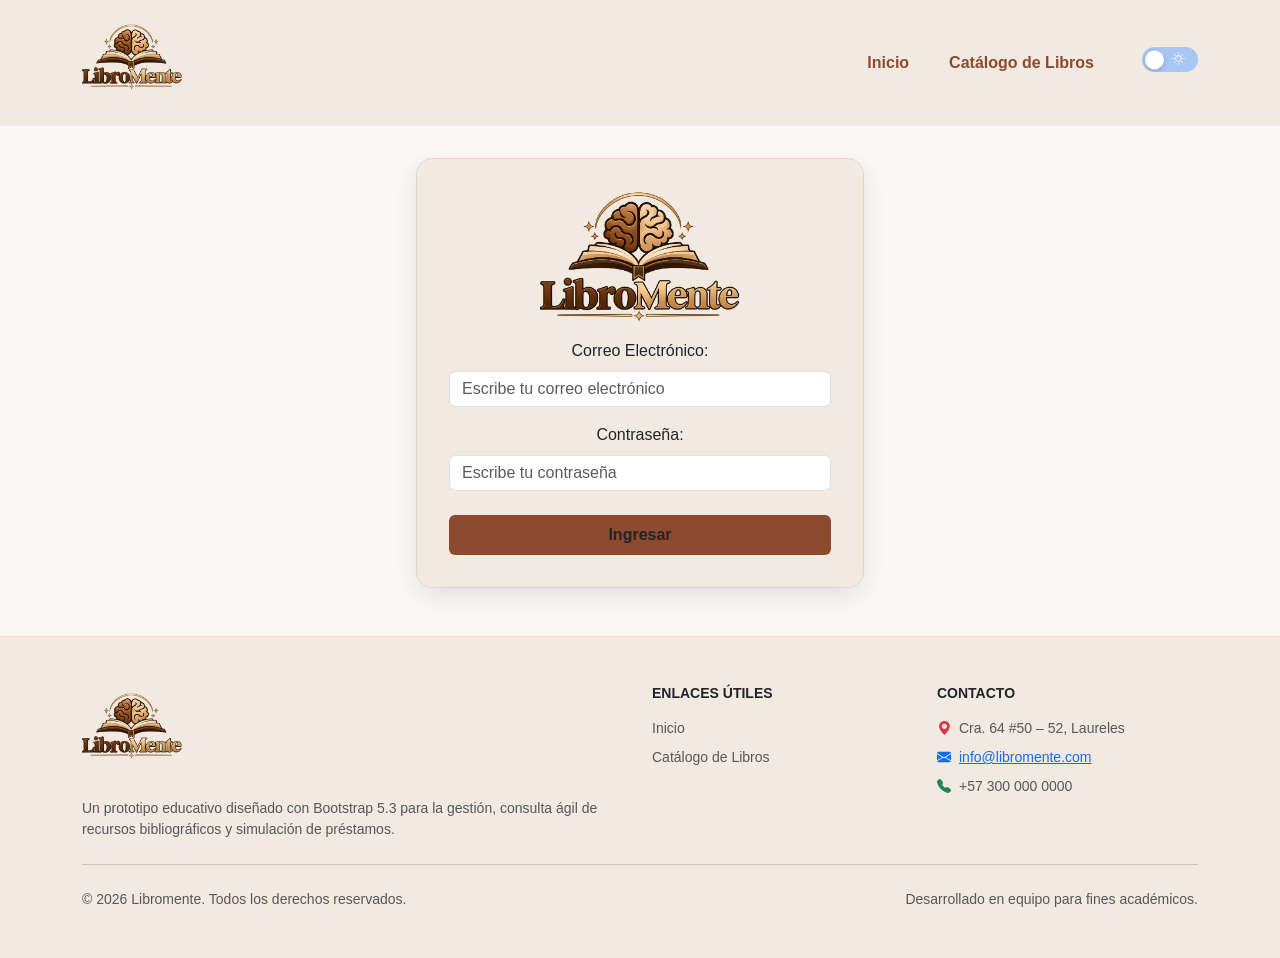
<file: pages/admin.html>
<!doctype html>
<html lang="es">

<head>
  <meta charset="UTF-8" />
  <meta name="viewport" content="width=device-width, initial-scale=1.0" />
  <title>Panel de administración</title>

  

  <!-- Fuente de texto -->
  <link rel="preconnect" href="https://fonts.googleapis.com" />
  <link rel="preconnect" href="https://fonts.gstatic.com" crossorigin />
  <link href="https://fonts.googleapis.com/css2?family=Roboto:ital,wght@0,100..900;1,100..900&display=swap"
    rel="stylesheet" />

  <!-- Bootstrap -->
  <link rel="stylesheet" href="https://cdn.jsdelivr.net/npm/bootstrap@5.3.8/dist/css/bootstrap.min.css" />
  <link rel="stylesheet" href="https://cdn.jsdelivr.net/npm/bootstrap-icons@1.11.1/font/bootstrap-icons.css" />

  <!-- CSS -->
  <link rel="stylesheet" href="../css/admin.css" />
</head>

<body>
  <nav class="navbar navbar-expand-lg sticky-top">
    <div class="container">
      <a class="navbar-brand fw-bold" href="../index.html">
        <img src="../img/logo.png" alt="Logo" class="logo flex-row d-inline-block align-text-top me-2">
      </a>
      <button class="navbar-toggler" type="button" data-bs-toggle="collapse" data-bs-target="#navbarSupportedContent"
        aria-controls="navbarSupportedContent" aria-expanded="false" aria-label="Toggle navigation">
        <span class="navbar-toggler-icon"></span>
      </button>
      <div class="collapse navbar-collapse" id="navbarSupportedContent">
        <ul class="navbar-nav ms-auto align-items-center fw-bold">
          <li class="nav-item me-4">
            <a class="nav-link active navegacion" aria-current="page" href="../index.html">Inicio</a>
          </li>
          <li class="nav-item me-4">
            <a class="nav-link navegacion" href="../pages/catalogo.html">Catálogo de Libros</a>
          </li>
          <li class="nav-item me-4">
            <a class="nav-link rounded-pill inicio" href="#" id="cerrarSesion">Cerrar sesión</a>
          </li>
          <li class="nav-item ms-lg-3 mt-2 mt-lg-0">
            <label class="tema-switch" for="tema-switch">
              <input class="tema-switch-input" type="checkbox" role="switch" id="tema-switch"
                aria-label="Cambiar tema" />

              <span class="tema-switch-slider" aria-hidden="true">
                <span class="tema-switch-luna">
                  <i class="bi bi-moon"></i>
                </span>

                <span class="tema-switch-sol">
                  <i class="bi bi-sun"></i>
                </span>
              </span>
            </label>
          </li>
        </ul>
      </div>
    </div>
  </nav>

  <header class="container-fluid px-5 py-2 mt-4 mb-3">
    <h1 class="titulo-panel">
      Gestión Bibliotecaria - Panel de administración
    </h1>

    <p class="mb-0">
      Módulo administrativo de catálogo de libros y solicitudes de préstamo
    </p>
  </header>

  <!-- Tarjetas indicadoras -->
  <div class="row px-5 g-3 mb-3">
    <!-- Total de libros -->
    <div class="col-12 col-md-4">
      <div class="card tarjeta-indicador h-100">
        <div class="card-body d-flex justify-content-between align-items-center">
          <div>
            <p class="mb-1">Total libros registrados</p>
            <h2 class="numero-indicador mb-0">6</h2>
          </div>

          <span class="icono-tarjeta">
            <i class="bi bi-journal-bookmark-fill"></i>
          </span>
        </div>
      </div>
    </div>

    <!-- Solicitudes pendientes -->
    <div class="col-12 col-md-4">
      <div class="card tarjeta-indicador h-100">
        <div class="card-body d-flex justify-content-between align-items-center">
          <div>
            <p class="mb-1">Solicitudes pendientes</p>
            <h2 class="numero-indicador numero-pendiente mb-0">3</h2>
          </div>

          <span class="icono-tarjeta">
            <i class="bi bi-clock"></i>
          </span>
        </div>
      </div>
    </div>

    <!-- Categorías -->
    <div class="col-12 col-md-4">
      <div class="card tarjeta-indicador h-100">
        <div class="card-body d-flex justify-content-between align-items-center">
          <div>
            <p class="mb-1">Categorías</p>
            <div class="d-flex align-items-center gap-2">
              <h2 class="numero-indicador mb-0">3</h2>
              <small>
                (Narrativa, Tecnología, Ciencia)
              </small>
            </div>
          </div>

          <span class="icono-tarjeta">
            <i class="bi bi-tags"></i>
          </span>
        </div>
      </div>
    </div>
  </div>

  <main class="container-fluid px-5">
    <div class="row g-3">
      <!-- Formulario -->
      <div class="col-12 col-lg-4">
        <div class="card panel-contenido">
          <h2 class="titulo-seccion">Alta/Edición de libros</h2>

          <form method="post">
            <!-- Titulos -->
            <div class="mb-3">
              <label for="titulo" class="form-label">
                Título del libro
              </label>

              <input type="text" name="titulo" id="titulo" class="form-control" placeholder="Ej. Cien años de soledad"
                required />
            </div>

            <!-- Autor -->
            <div class="mb-3">
              <label for="autor" class="form-label"> Autor/Autora </label>

              <input type="text" name="autor" id="autor" class="form-control" placeholder="Ej. Gabriel García Márquez"
                required />
            </div>

            <!-- Portada -->
            <div class="mb-3">
              <label for="portada" class="form-label"> Portada (URL) </label>

              <input type="url" name="portada" id="portada" class="form-control"
                placeholder="https://ejemplo.com/portada.jpg" required />
            </div>

            <!-- Categoría -->
            <div class="mb-3">
              <label for="categoria" class="form-label"> Categoría </label>

              <select name="categoria" id="categoria" class="form-select">
                <option value="" disabled selected>
                  -- Selecciona una opción --
                </option>
                <option value="Narrativa">Narrativa</option>
                <option value="Tecnología">Tecnología</option>
                <option value="Ciencia">Ciencia</option>
              </select>
            </div>

            <!-- Descripción -->
            <div class="mb-3">
              <label for="descripcion" class="form-label">
                Descripción
              </label>

              <textarea name="descripcion" id="descripcion" class="form-control" rows="4"
                placeholder="Escriba una breve descripción del libro..."></textarea>
            </div>

            <!-- Botones -->
            <div class="d-flex justify-content-end gap-2">
              <button type="button" class="btn btn-outline-secondary">
                Cancelar
              </button>

              <button type="submit" class="btn btn-primary">Guardar</button>
            </div>
          </form>
        </div>
      </div>

      <!-- Tablas -->
      <div class="col-12 col-lg-8">
        <div class="d-flex flex-column gap-3">
          <!-- Tabla de libros -->
          <div class="card panel-contenido">
            <h2 class="titulo-seccion">Catálogo de libros registrados</h2>

            <div class="table-responsive">
              <table class="table table-striped table-hover align-middle">
                <thead>
                  <tr>
                    <th scope="col">Portada</th>
                    <th scope="col">Título</th>
                    <th scope="col">Autor</th>
                    <th scope="col">Categoría</th>
                    <th scope="col">Acciones</th>
                  </tr>
                </thead>

                <tbody>
                  <tr>
                    <td>
                      <img src="../img/100añosdesoledad.jpg" alt="Imagen" class="portada-libro" />
                    </td>
                    <td>100 años de soledad</td>
                    <td>Gabriel García márquez</td>
                    <td>
                      <span class="badge text-bg-danger">Narrativa</span>
                    </td>
                    <td>
                      <button type="button" class="btn btn-sm btn-outline-primary">
                        <i class="bi bi-pencil-fill"></i>
                      </button>

                      <button type="button" class="btn btn-sm btn-outline-danger">
                        <i class="bi bi-trash-fill"></i>
                      </button>
                    </td>
                  </tr>

                  <tr>
                    <td>
                      <img src="../img/donquijote.jpg" alt="Imagen" class="portada-libro" />
                    </td>
                    <td>Don Quijote de la mancha</td>
                    <td>Miguel de Cervantes</td>
                    <td>
                      <span class="badge text-bg-danger">Narrativa</span>
                    </td>
                    <td>
                      <button type="button" class="btn btn-sm btn-outline-primary">
                        <i class="bi bi-pencil-fill"></i>
                      </button>

                      <button type="button" class="btn btn-sm btn-outline-danger">
                        <i class="bi bi-trash-fill"></i>
                      </button>
                    </td>
                  </tr>

                  <tr>
                    <td>
                      <img src="../img/eradecapitdevig.png" alt="Imagen" class="portada-libro" />
                    </td>
                    <td>La era del capitalismo de la vigilancia</td>
                    <td>Shoshana Zuboff</td>
                    <td>
                      <span class="badge text-bg-success">Tecnología</span>
                    </td>
                    <td>
                      <button type="button" class="btn btn-sm btn-outline-primary">
                        <i class="bi bi-pencil-fill"></i>
                      </button>

                      <button type="button" class="btn btn-sm btn-outline-danger">
                        <i class="bi bi-trash-fill"></i>
                      </button>
                    </td>
                  </tr>

                  <tr>
                    <td>
                      <img src="../img/confasumujerconsombrero.jpeg" alt="Imagen" class="portada-libro" />
                    </td>
                    <td>
                      El hombre que confundió a su mujer con su sombrero
                    </td>
                    <td>Oliver Sacks</td>
                    <td>
                      <span class="badge text-bg-primary">Ciencia</span>
                    </td>
                    <td>
                      <button type="button" class="btn btn-sm btn-outline-primary">
                        <i class="bi bi-pencil-fill"></i>
                      </button>

                      <button type="button" class="btn btn-sm btn-outline-danger">
                        <i class="bi bi-trash-fill"></i>
                      </button>
                    </td>
                  </tr>

                  <tr>
                    <td>
                      <img src="../img/el-origen-de-las-especies-19.jpg" alt="Imagen" class="portada-libro" />
                    </td>
                    <td>El origen de las especies</td>
                    <td>Charles Darwin</td>
                    <td>
                      <span class="badge text-bg-primary">Ciencia</span>
                    </td>
                    <td>
                      <button type="button" class="btn btn-sm btn-outline-primary">
                        <i class="bi bi-pencil-fill"></i>
                      </button>

                      <button type="button" class="btn btn-sm btn-outline-danger">
                        <i class="bi bi-trash-fill"></i>
                      </button>
                    </td>
                  </tr>

                  <tr>
                    <td>
                      <img src="../img/lifeincode.jpeg" alt="Imagen" class="portada-libro" />
                    </td>
                    <td>Life in code: A personal history of technology</td>
                    <td>Ellen Ullman</td>
                    <td>
                      <span class="badge text-bg-success">Tecnología</span>
                    </td>
                    <td>
                      <button type="button" class="btn btn-sm btn-outline-primary">
                        <i class="bi bi-pencil-fill"></i>
                      </button>

                      <button type="button" class="btn btn-sm btn-outline-danger">
                        <i class="bi bi-trash-fill"></i>
                      </button>
                    </td>
                  </tr>
                </tbody>
              </table>
            </div>
          </div>

          <!-- Tabla de solicitudes -->
          <div class="card panel-contenido">
            <h2 class="titulo-seccion">Solicitudes recibidas</h2>

            <div class="table-responsive">
              <table class="table table-striped table-hover align-middle">
                <thead>
                  <tr>
                    <th scope="col">ID de solicitud</th>
                    <th scope="col">Libro solicitado</th>
                    <th scope="col">Nombre del solicitante</th>
                    <th scope="col">Correo electrónico</th>
                    <th scope="col">Comentario</th>
                    <th scope="col">Estado</th>
                  </tr>
                </thead>

                <tbody>
                  <tr>
                    <td>SOL-001</td>
                    <td>Orgullo y prejuicio</td>
                    <td>Pepito Pérez</td>
                    <td>pepito@correo.com</td>
                    <td>Para escribir ensayo en el área de literatura.</td>
                    <td>
                      <span class="badge text-bg-warning">Pendiente</span>
                    </td>
                  </tr>

                  <tr>
                    <td>SOL-002</td>
                    <td>Steve Jobs</td>
                    <td>Andrea Gómez</td>
                    <td>agomez@correo.com</td>
                    <td>Para aprender sobre la vida de Steve Jobs.</td>
                    <td>
                      <span class="badge text-bg-warning">Pendiente</span>
                    </td>
                  </tr>

                  <tr>
                    <td>SOL-003</td>
                    <td>Primavera silenciosa</td>
                    <td>Camilo Rondon</td>
                    <td>cr0567@correo.com</td>
                    <td>Para trabajo de la universidad.</td>
                    <td>
                      <span class="badge text-bg-warning">Pendiente</span>
                    </td>
                  </tr>
                </tbody>
              </table>
            </div>
          </div>
        </div>
      </div>
    </div>
  </main>

  <footer class="text-body-secondary py-5 border-top mt-5">
    <div class="container">
      <div class="row g-4">

        <div class="col-lg-6">
          <h5 class="text-body fw-bold mb-3">
            <img src="../img/logo.png" alt="Logo" width="24" height="20"
              class="logo d-inline-block align-text-top me-2">
          </h5>
          <p class="small text-muted mb-0">
            Un prototipo educativo diseñado con Bootstrap 5.3 para la gestión, consulta ágil de recursos
            bibliográficos y simulación de préstamos.
          </p>
        </div>


        <div class="col-sm-6 col-lg-3">
          <h6 class="text-body fw-bold text-uppercase small mb-3">Enlaces Útiles</h6>
          <ul class="list-unstyled small">
            <li class="mb-2">
              <a href="../index.html" class="text-decoration-none text-reset link-primary">Inicio</a>
            </li>
            <li class="mb-2">
              <a href="../pages/catalogo.html" class="text-decoration-none text-reset link-primary">Catálogo de
                Libros</a>
            </li>
          </ul>
        </div>


        <div class="col-sm-6 col-lg-3">
          <h6 class="text-body fw-bold text-uppercase small mb-3">Contacto</h6>
          <ul class="list-unstyled small text-muted">
            <li class="mb-2">
              <i class="bi bi-geo-alt-fill text-danger me-2"></i>Cra. 64 #50 – 52, Laureles
            </li>
            <li class="mb-2">
              <i class="bi bi-envelope-fill text-primary me-2"></i><a
                href="mailto: infor@libremente.com">info@libromente.com</a>
            </li>
            <li class="mb-2">
              <i class="bi bi-telephone-fill text-success me-2"></i>+57 300 000 0000
            </li>
          </ul>
        </div>
      </div>


      <hr class="my-4 text-muted">


      <div class="d-flex flex-column flex-sm-row justify-content-between align-items-center small text-muted">
        <p class="mb-2 mb-sm-0">&copy; 2026 Libromente. Todos los derechos reservados.</p>
        <p class="mb-0">Desarrollado en equipo para fines académicos.</p>
      </div>
    </div>
  </footer>

  <script src="https://cdn.jsdelivr.net/npm/bootstrap@5.3.8/dist/js/bootstrap.bundle.min.js"></script>

  <script src="../js/guard.js"></script>
  <script src="../js/logout.js"></script>

  <script src="../js/tema.js"></script>
</body>

</html>
</file>
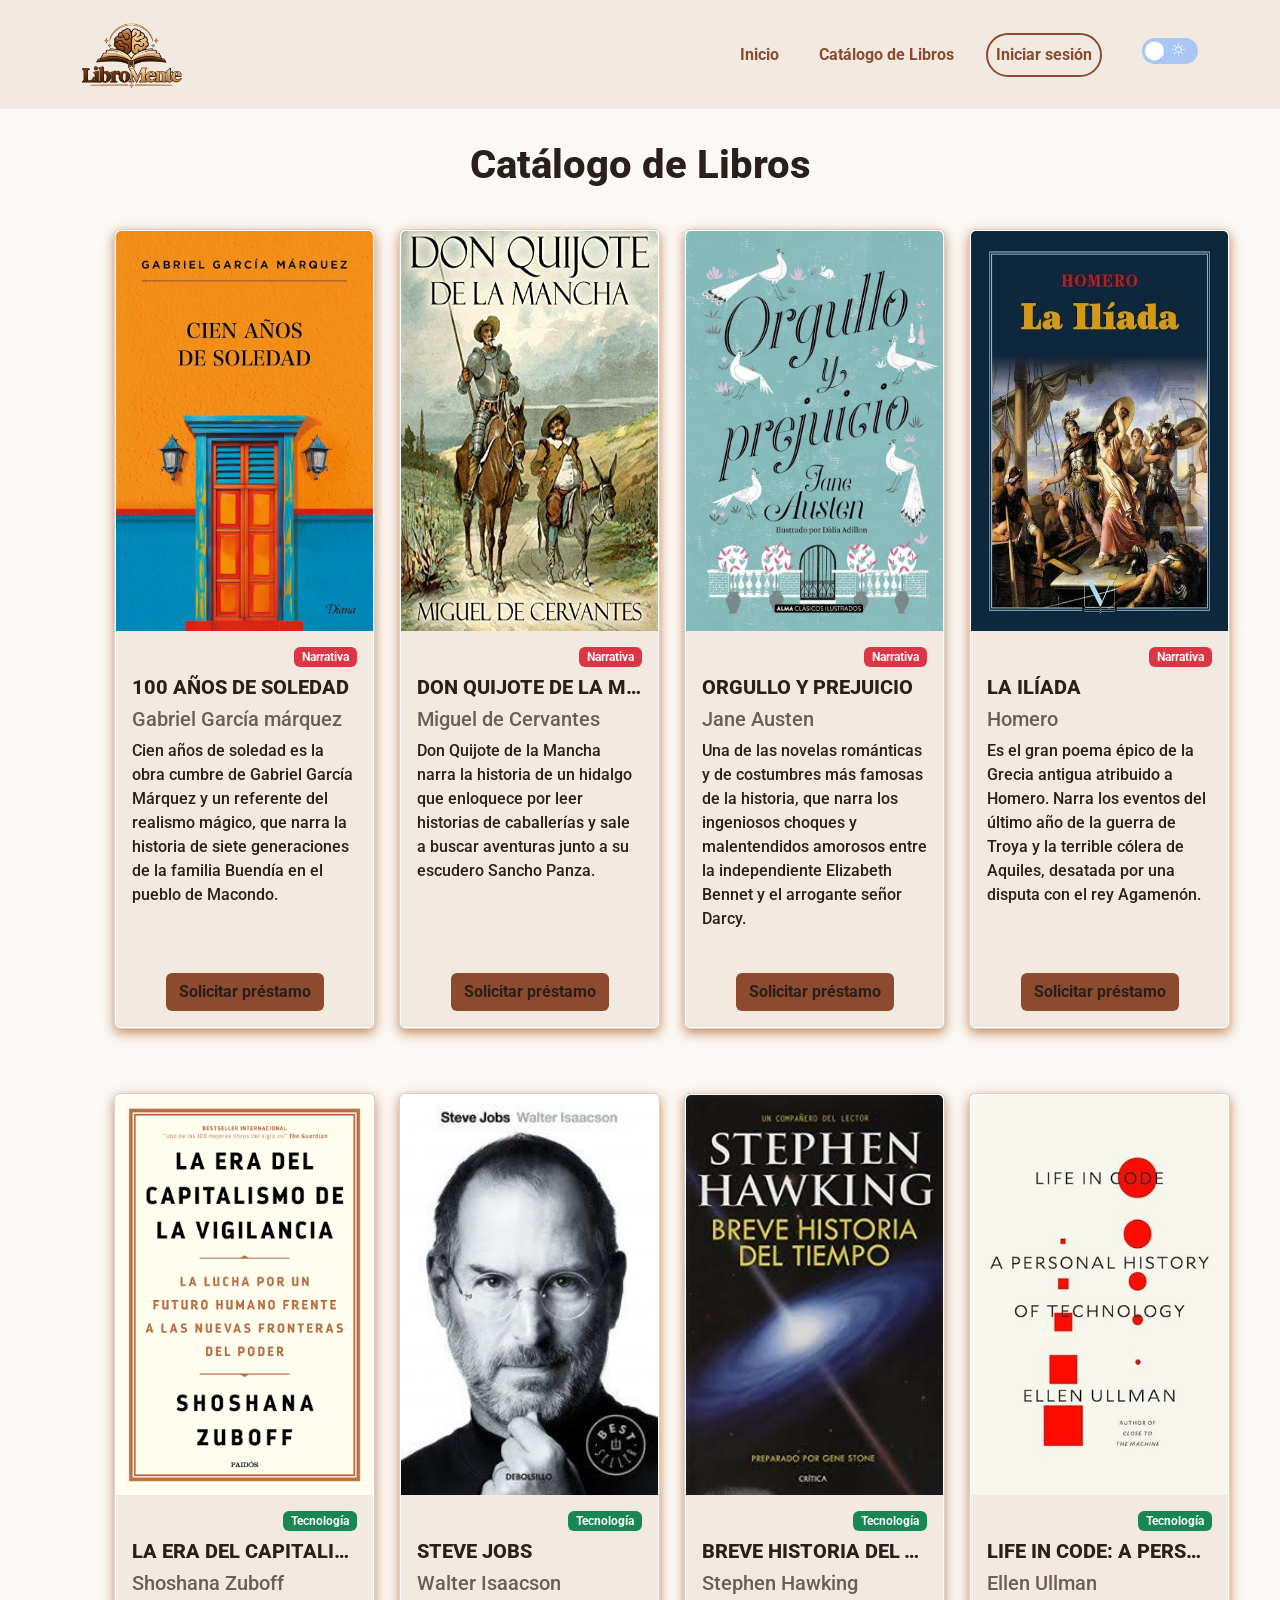
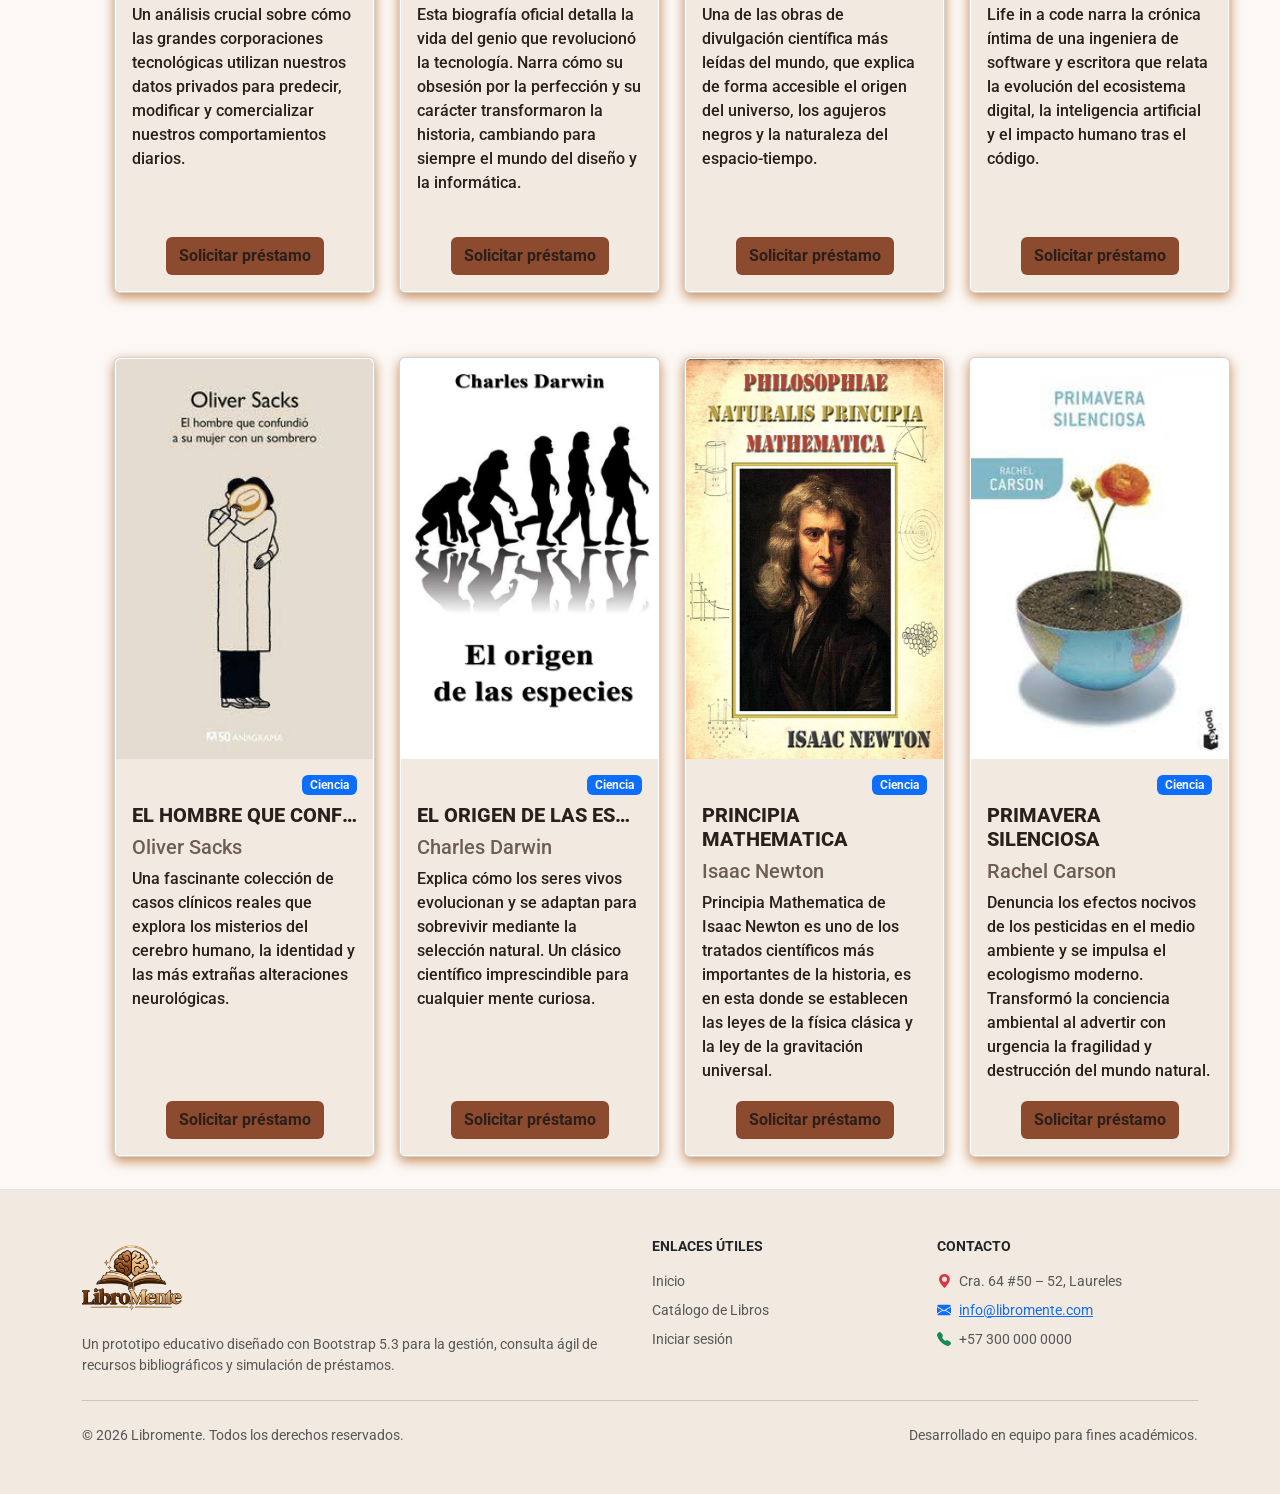
<file: pages/catalogo.html>
<!doctype html>
<html lang="es">
    <head>
        <meta charset="UTF-8" />
        <meta name="viewport" content="width=device-width, initial-scale=1.0" />
        <title>Catalogo</title>

        <link rel="preconnect" href="https://fonts.googleapis.com" />
        <link rel="preconnect" href="https://fonts.gstatic.com" crossorigin />
        <link
            href="https://fonts.googleapis.com/css2?family=Roboto:ital,wght@0,100..900;1,100..900&display=swap"
            rel="stylesheet"
        />

        <link
            href="https://cdn.jsdelivr.net/npm/bootstrap@5.3.3/dist/css/bootstrap.min.css"
            rel="stylesheet"
            integrity="sha384-QWTKZyjpPEjISv5WaRU9OFeRpok6YctnYmDr5pNlyT2bRjXh0JMhjY6hW+ALEwIH"
            crossorigin="anonymous"
        />

        <link
            rel="stylesheet"
            href="https://cdn.jsdelivr.net/npm/bootstrap-icons@1.11.1/font/bootstrap-icons.css"
        />

        <link rel="stylesheet" href="../css/catalogo.css" />
    </head>
    <body>
        <nav class="navbar navbar-expand-lg sticky-top">
            <div class="container">
                <a class="navbar-brand fw-bold" href="../index.html">
                    <img
                        src="../img/logo.png"
                        alt="Logo"
                        class="logo flex-row d-inline-block align-text-top me-2"
                    />
                </a>
                <button
                    class="navbar-toggler"
                    type="button"
                    data-bs-toggle="collapse"
                    data-bs-target="#navbarSupportedContent"
                    aria-controls="navbarSupportedContent"
                    aria-expanded="false"
                    aria-label="Toggle navigation"
                >
                    <span class="navbar-toggler-icon"></span>
                </button>
                <div
                    class="collapse navbar-collapse"
                    id="navbarSupportedContent"
                >
                    <ul class="navbar-nav ms-auto align-items-center fw-bold">
                        <li class="nav-item me-4">
                            <a
                                class="nav-link active navegacion"
                                aria-current="page"
                                href="../index.html"
                                >Inicio</a
                            >
                        </li>
                        <li class="nav-item me-4">
                            <a
                                class="nav-link navegacion"
                                href="#"
                                >Catálogo de Libros</a
                            >
                        </li>
                        <li class="nav-item me-4">
                            <a
                                id="login"
                                class="nav-link rounded-pill inicio"
                                href="../pages/login.html"
                                >Iniciar sesión</a
                            >
                        </li>
                        <li>
                            <a class="nav-item d-none" id="avatar" href="admin.html"><i class="bi bi-person-circle"></i></a>
                        </li>
                        <li class="nav-item ms-lg-3 mt-2 mt-lg-0">
                            <label class="tema-switch" for="tema-switch">
                                <input
                                    class="tema-switch-input"
                                    type="checkbox"
                                    role="switch"
                                    id="tema-switch"
                                    aria-label="Cambiar tema"
                                />

                                <span
                                    class="tema-switch-slider"
                                    aria-hidden="true"
                                >
                                    <span class="tema-switch-luna">
                                        <i class="bi bi-moon"></i>
                                    </span>

                                    <span class="tema-switch-sol">
                                        <i class="bi bi-sun"></i>
                                    </span>
                                </span>
                            </label>
                        </li>
                    </ul>
                </div>
            </div>
        </nav>
        <main>
            <div class="titulo-principal">
                <h1>Catálogo de Libros</h1>
            </div>
        </main>

        <div class="container">
            <div class="row row-cols-1 row-cols-md-4">
                <div class="col">
                    <div class="card">
                        <img
                            src="../img/100añosdesoledad.jpg"
                            class="card-img-top portada"
                            alt="100 AÑOS DE SOLEDAD"
                        />
                        <div class="card-body d-flex flex-column">
                            <div class="d-flex justify-content-end mb-2">
                                <span class="badge bg-danger text-light"
                                    >Narrativa</span
                                >
                            </div>
                            <h5 class="card-title">100 AÑOS DE SOLEDAD</h5>
                            <h5 class="autor">Gabriel García márquez</h5>
                            <p class="card-text">
                                Cien años de soledad es la obra cumbre de
                                Gabriel García Márquez y un referente del
                                realismo mágico, que narra la historia de siete
                                generaciones de la familia Buendía en el pueblo
                                de Macondo.
                            </p>
                            <div class="d-flex justify-content-center mt-auto">
                                <a
                                    href="#modal"
                                    data-bs-toggle="modal"
                                    class="btn btn-solicitar"
                                    >Solicitar préstamo</a
                                >
                            </div>
                        </div>
                    </div>
                </div>

                <div class="col">
                    <div class="card">
                        <img
                            src="../img/donquijote.jpg"
                            class="card-img-top portada"
                            alt="DON QUIJOTE DE LA MANCHA"
                        />
                        <div class="card-body d-flex flex-column">
                            <div class="d-flex justify-content-end mb-2">
                                <span class="badge bg-danger text-light"
                                    >Narrativa</span
                                >
                            </div>
                            <h5
                                class="card-title text-truncate"
                                title="DON QUIJOTE DE LA MANCHA"
                            >
                                DON QUIJOTE DE LA MANCHA
                            </h5>
                            <h5 class="autor">Miguel de Cervantes</h5>
                            <p class="card-text">
                                Don Quijote de la Mancha narra la historia de un
                                hidalgo que enloquece por leer historias de
                                caballerías y sale a buscar aventuras junto a su
                                escudero Sancho Panza.
                            </p>
                            <div class="d-flex justify-content-center mt-auto">
                                <a
                                    href="#modal"
                                    data-bs-toggle="modal"
                                    class="btn btn-solicitar"
                                    >Solicitar préstamo</a
                                >
                            </div>
                        </div>
                    </div>
                </div>

                <div class="col">
                    <div class="card">
                        <img
                            src="../img/orguyprejuicio.jpg"
                            class="card-img-top portada"
                            alt="Portada de Orgullo y Prejuicio"
                        />
                        <div class="card-body d-flex flex-column">
                            <div class="d-flex justify-content-end mb-2">
                                <span class="badge bg-danger text-light"
                                    >Narrativa</span
                                >
                            </div>
                            <h5 class="card-title">ORGULLO Y PREJUICIO</h5>
                            <h5 class="autor">Jane Austen</h5>
                            <p class="card-text">
                                Una de las novelas románticas y de costumbres
                                más famosas de la historia, que narra los
                                ingeniosos choques y malentendidos amorosos
                                entre la independiente Elizabeth Bennet y el
                                arrogante señor Darcy.
                            </p>
                            <div class="d-flex justify-content-center mt-auto">
                                <a
                                    href="#modal"
                                    data-bs-toggle="modal"
                                    class="btn btn-solicitar"
                                    >Solicitar préstamo</a
                                >
                            </div>
                        </div>
                    </div>
                </div>

                <div class="col">
                    <div class="card">
                        <img
                            src="../img/lailiada.jpeg"
                            class="card-img-top portada"
                            alt="LA ILÍADA"
                        />
                        <div class="card-body d-flex flex-column">
                            <div class="d-flex justify-content-end mb-2">
                                <span class="badge bg-danger text-light"
                                    >Narrativa</span
                                >
                            </div>
                            <h5 class="card-title">LA ILÍADA</h5>
                            <h5 class="autor">Homero</h5>
                            <p class="card-text">
                                Es el gran poema épico de la Grecia antigua
                                atribuido a Homero. Narra los eventos del último
                                año de la guerra de Troya y la terrible cólera
                                de Aquiles, desatada por una disputa con el rey
                                Agamenón.
                            </p>
                            <div class="d-flex justify-content-center mt-auto">
                                <a
                                    href="#modal"
                                    data-bs-toggle="modal"
                                    class="btn btn-solicitar"
                                    >Solicitar préstamo</a
                                >
                            </div>
                        </div>
                    </div>
                </div>

                <div class="col">
                    <div class="card">
                        <img
                            src="../img/eradecapitdevig.png"
                            class="card-img-top portada"
                            alt="Portada de La era del capitalismo de la vigilancia"
                        />
                        <div class="card-body d-flex flex-column">
                            <div class="d-flex justify-content-end mb-2">
                                <span class="badge bg-success text-light"
                                    >Tecnología</span
                                >
                            </div>
                            <h5
                                class="card-title text-truncate"
                                title="LA ERA DEL CAPITALISMO DE LA VIGILANCIA"
                            >
                                LA ERA DEL CAPITALISMO DE LA VIGILANCIA
                            </h5>
                            <h5 class="autor">Shoshana Zuboff</h5>
                            <p class="card-text">
                                Un análisis crucial sobre cómo las grandes
                                corporaciones tecnológicas utilizan nuestros
                                datos privados para predecir, modificar y
                                comercializar nuestros comportamientos diarios.
                            </p>
                            <div class="d-flex justify-content-center mt-auto">
                                <a
                                    href="#modal"
                                    data-bs-toggle="modal"
                                    class="btn btn-solicitar"
                                    >Solicitar préstamo</a
                                >
                            </div>
                        </div>
                    </div>
                </div>

                <div class="col">
                    <div class="card">
                        <img
                            src="../img/stevejobs.jpeg"
                            class="card-img-top portada"
                            alt="Portada de Steve Jobs"
                        />
                        <div class="card-body d-flex flex-column">
                            <div class="d-flex justify-content-end mb-2">
                                <span class="badge bg-success text-light"
                                    >Tecnología</span
                                >
                            </div>
                            <h5 class="card-title">STEVE JOBS</h5>
                            <h5 class="autor">Walter Isaacson</h5>
                            <p class="card-text">
                                Esta biografía oficial detalla la vida del genio
                                que revolucionó la tecnología. Narra cómo su
                                obsesión por la perfección y su carácter
                                transformaron la historia, cambiando para
                                siempre el mundo del diseño y la informática.
                            </p>
                            <div class="d-flex justify-content-center mt-auto">
                                <a
                                    href="#modal"
                                    data-bs-toggle="modal"
                                    class="btn btn-solicitar"
                                    >Solicitar préstamo</a
                                >
                            </div>
                        </div>
                    </div>
                </div>

                <div class="col">
                    <div class="card">
                        <img
                            src="../img/brevhistdetiempo.jpeg"
                            class="card-img-top portada"
                            alt="Portada de Breve historia del tiempo"
                        />
                        <div class="card-body d-flex flex-column">
                            <div class="d-flex justify-content-end mb-2">
                                <span class="badge bg-success text-light"
                                    >Tecnología</span
                                >
                            </div>
                            <h5
                                class="card-title text-truncate"
                                title=" BREVE HISTORIA DEL TIEMPO"
                            >
                                BREVE HISTORIA DEL TIEMPO
                            </h5>
                            <h5 class="autor">Stephen Hawking</h5>
                            <p class="card-text">
                                Una de las obras de divulgación científica más
                                leídas del mundo, que explica de forma accesible
                                el origen del universo, los agujeros negros y la
                                naturaleza del espacio-tiempo.
                            </p>
                            <div class="d-flex justify-content-center mt-auto">
                                <a
                                    href="#modal"
                                    data-bs-toggle="modal"
                                    class="btn btn-solicitar"
                                    >Solicitar préstamo</a
                                >
                            </div>
                        </div>
                    </div>
                </div>

                <div class="col">
                    <div class="card">
                        <img
                            src="../img/lifeincode.jpeg"
                            class="card-img-top portada"
                            alt="Portada de Life in Code"
                        />
                        <div class="card-body d-flex flex-column">
                            <div class="d-flex justify-content-end mb-2">
                                <span class="badge bg-success text-light"
                                    >Tecnología</span
                                >
                            </div>
                            <h5
                                class="card-title text-truncate"
                                title=" LIFE IN CODE: A PERSONAL HISTORY OF TECHNOLOGY"
                            >
                                LIFE IN CODE: A PERSONAL HISTORY OF TECHNOLOGY
                            </h5>
                            <h5 class="autor">Ellen Ullman</h5>
                            <p class="card-text">
                                Life in a code narra la crónica íntima de una
                                ingeniera de software y escritora que relata la
                                evolución del ecosistema digital, la
                                inteligencia artificial y el impacto humano tras
                                el código.
                            </p>
                            <div class="d-flex justify-content-center mt-auto">
                                <a
                                    href="#modal"
                                    data-bs-toggle="modal"
                                    class="btn btn-solicitar"
                                    >Solicitar préstamo</a
                                >
                            </div>
                        </div>
                    </div>
                </div>
                <div class="col">
                    <div class="card">
                        <img
                            src="../img/confasumujerconsombrero.jpeg"
                            class="card-img-top portada"
                            alt="Portada de El hombre que confundió a su mujer con su sombrero"
                        />
                        <div class="card-body d-flex flex-column">
                            <div class="d-flex justify-content-end mb-2">
                                <span class="badge bg-primary text-light"
                                    >Ciencia</span
                                >
                            </div>
                            <h5
                                class="card-title text-truncate"
                                title="EL HOMBRE QUE CONFUNDIÓ A SU MUJER CON SU SOMBRERO"
                            >
                                EL HOMBRE QUE CONFUNDIÓ A SU MUJER CON SU
                                SOMBRERO
                            </h5>
                            <h5 class="autor">Oliver Sacks</h5>
                            <p class="card-text">
                                Una fascinante colección de casos clínicos
                                reales que explora los misterios del cerebro
                                humano, la identidad y las más extrañas
                                alteraciones neurológicas.
                            </p>
                            <div class="d-flex justify-content-center mt-auto">
                                <a
                                    href="#modal"
                                    data-bs-toggle="modal"
                                    class="btn btn-solicitar"
                                    >Solicitar préstamo</a
                                >
                            </div>
                        </div>
                    </div>
                </div>

                <div class="col">
                    <div class="card">
                        <img
                            src="../img/el-origen-de-las-especies-19.jpg"
                            class="card-img-top portada"
                            alt="Portada de El origen de las especies"
                        />
                        <div class="card-body d-flex flex-column">
                            <div class="d-flex justify-content-end mb-2">
                                <span class="badge bg-primary text-light"
                                    >Ciencia</span
                                >
                            </div>
                            <h5
                                class="card-title text-truncate"
                                title="EL ORIGEN DE LAS ESPECIES"
                            >
                                EL ORIGEN DE LAS ESPECIES
                            </h5>
                            <h5 class="autor">Charles Darwin</h5>
                            <p class="card-text">
                                Explica cómo los seres vivos evolucionan y se
                                adaptan para sobrevivir mediante la selección
                                natural. Un clásico científico imprescindible
                                para cualquier mente curiosa.
                            </p>
                            <div class="d-flex justify-content-center mt-auto">
                                <a
                                    href="#modal"
                                    data-bs-toggle="modal"
                                    class="btn btn-solicitar"
                                    >Solicitar préstamo</a
                                >
                            </div>
                        </div>
                    </div>
                </div>

                <div class="col">
                    <div class="card">
                        <img
                            src="../img/prinmathematica.jpg"
                            class="card-img-top portada"
                            alt="Portada de Principia Mathematica"
                        />
                        <div class="card-body d-flex flex-column">
                            <div class="d-flex justify-content-end mb-2">
                                <span class="badge bg-primary text-light"
                                    >Ciencia</span
                                >
                            </div>
                            <h5 class="card-title">PRINCIPIA MATHEMATICA</h5>
                            <h5 class="autor">Isaac Newton</h5>
                            <p class="card-text">
                                Principia Mathematica de Isaac Newton es uno de
                                los tratados científicos más importantes de la
                                historia, es en esta donde se establecen las
                                leyes de la física clásica y la ley de la
                                gravitación universal.
                            </p>
                            <div class="d-flex justify-content-center mt-auto">
                                <a
                                    href="#modal"
                                    data-bs-toggle="modal"
                                    class="btn btn-solicitar"
                                    >Solicitar préstamo</a
                                >
                            </div>
                        </div>
                    </div>
                </div>

                <div class="col">
                    <div class="card">
                        <img
                            src="../img/primsilenciosa.jpeg"
                            class="card-img-top portada"
                            alt="Portada de Primavera silenciosa"
                        />
                        <div class="card-body d-flex flex-column">
                            <div class="d-flex justify-content-end mb-2">
                                <span class="badge bg-primary text-light"
                                    >Ciencia</span
                                >
                            </div>
                            <h5 class="card-title">PRIMAVERA SILENCIOSA</h5>
                            <h5 class="autor">Rachel Carson</h5>
                            <p class="card-text">
                                Denuncia los efectos nocivos de los pesticidas
                                en el medio ambiente y se impulsa el ecologismo
                                moderno. Transformó la conciencia ambiental al
                                advertir con urgencia la fragilidad y
                                destrucción del mundo natural.
                            </p>
                            <div class="d-flex justify-content-center mt-auto">
                                <a
                                    href="#modal"
                                    data-bs-toggle="modal"
                                    class="btn btn-solicitar"
                                    >Solicitar préstamo</a
                                >
                            </div>
                        </div>
                    </div>
                </div>
            </div>
        </div>

        <div class="modal" id="modal" tabindex="-1">
            <div class="modal-dialog">
                <div class="modal-content">
                    <div class="modal-header">
                        <h5 class="modal-title">Solicitar Préstamo</h5>
                        <button
                            type="button"
                            class="btn-close"
                            data-bs-dismiss="modal"
                            aria-label="Close"
                        ></button>
                    </div>
                    <div class="modal-body">
                        <form action="enviar-datos">
                            <div class="col 12 col-md-12 etiqueta">
                                <div>
                                    <label class="nombre" for="name"
                                        >Nombre Completo</label
                                    >
                                    <input
                                        class="name"
                                        type="text"
                                        required
                                        placeholder="Ejm:Alberto Morales"
                                    />
                                </div>

                                <div>
                                    <label for="correo"
                                        >Correo Electrónico</label
                                    >
                                    <input
                                        type="email"
                                        required
                                        placeholder="Ejm:tucorreo@gmail.com"
                                    />
                                </div>

                                <div class="comentario">
                                    <label for="area">Comentarios</label>
                                    <textarea
                                        class="area"
                                        name="area"
                                        placeholder="Quejas, dudas, reclamos; sugerencias..."
                                    ></textarea>
                                </div>
                            </div>
                            <div class="form-check">
                                <input
                                    class="form-check-input"
                                    type="checkbox"
                                    id="terminos"
                                    required
                                />
                                <label class="form-check-label" for="terminos">
                                    Aceptas Nuestros Términos y condiciones
                                </label>
                            </div>
                        </form>
                    </div>
                    <div class="modal-footer">
                        <button
                            type="button"
                            class="btn btn-secondary"
                            data-bs-dismiss="modal"
                        >
                            Volver
                        </button>
                        <button type="button" class="btn btn-light btn-modal">
                            Solicitar Préstamo
                        </button>
                    </div>
                </div>
            </div>
        </div>

        <footer class="text-body-secondary py-5 border-top footer">
        <div class="container">
            <div class="row g-4">

                <div class="col-lg-6">
                    <h5 class="text-body fw-bold mb-3">
                        <img src="../img/logo.png" alt="Logo" width="24" height="20"
                            class="logo d-inline-block align-text-top me-2">
                    </h5>
                    <p class="small text-muted mb-0">
                        Un prototipo educativo diseñado con Bootstrap 5.3 para la gestión, consulta ágil de recursos
                        bibliográficos y simulación de préstamos.
                    </p>
                </div>


                <div class="col-sm-6 col-lg-3">
                    <h6 class="text-body fw-bold text-uppercase small mb-3">Enlaces Útiles</h6>
                    <ul class="list-unstyled small">
                        <li class="mb-2">
                            <a href="../index.html" class="text-decoration-none text-reset link-primary">Inicio</a>
                        </li>
                        <li class="mb-2">
                            <a href="#" class="text-decoration-none text-reset link-primary">Catálogo de Libros</a>
                        </li>
                        <li class="mb-2">
                            <a href="../pages/login.html" class="text-decoration-none text-reset link-primary">Iniciar sesión</a>
                        </li>
                    </ul>
                </div>


                <div class="col-sm-6 col-lg-3">
                    <h6 class="text-body fw-bold text-uppercase small mb-3">Contacto</h6>
                    <ul class="list-unstyled small text-muted">
                        <li class="mb-2">
                            <i class="bi bi-geo-alt-fill text-danger me-2"></i>Cra. 64 #50 – 52, Laureles
                        </li>
                        <li class="mb-2">
                            <i class="bi bi-envelope-fill text-primary me-2"></i><a href="mailto: infor@libremente.com">info@libromente.com</a>
                        </li>
                        <li class="mb-2">
                            <i class="bi bi-telephone-fill text-success me-2"></i>+57 300 000 0000
                        </li>
                    </ul>
                </div>
            </div>


            <hr class="my-4 text-muted">


            <div class="d-flex flex-column flex-sm-row justify-content-between align-items-center small text-muted">
                <p class="mb-2 mb-sm-0">&copy; 2026 Libromente. Todos los derechos reservados.</p>
                <p class="mb-0">Desarrollado en equipo para fines académicos.</p>
            </div>
        </div>
    </footer>
        <script src="https://cdn.jsdelivr.net/npm/bootstrap@5.3.8/dist/js/bootstrap.bundle.min.js"></script>
        <script src="../js/catalogo.js"></script>
        <script src="../js/navbar.js"></script>
    </body>
</html>
</file>
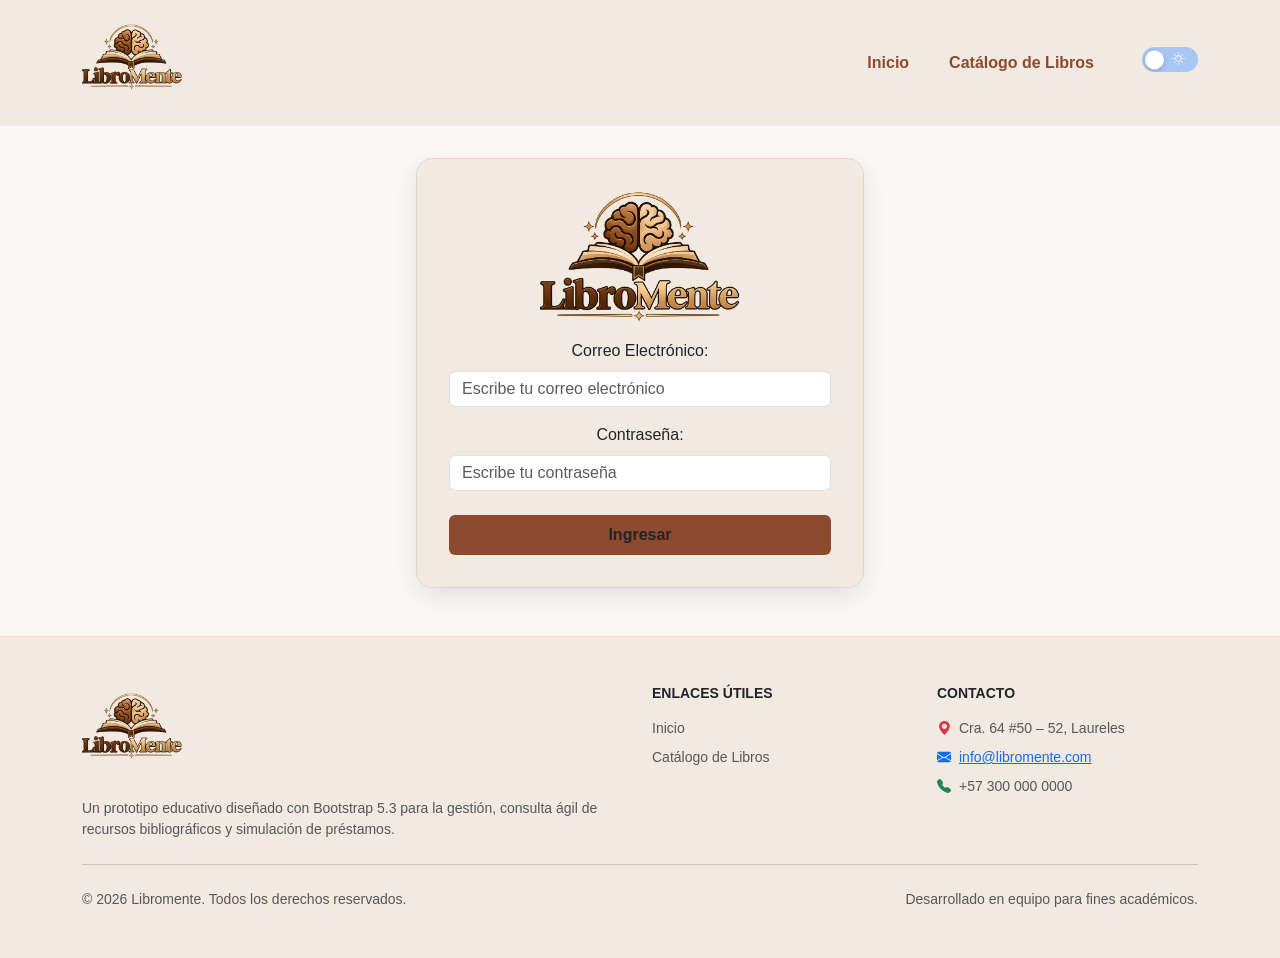
<file: pages/login.html>
<!doctype html>
<html lang="es">
  <head>
    <meta charset="UTF-8" />
    <meta name="viewport" content="width=device-width, initial-scale=1.0" />
    <title>Iniciar Sesión - Librθmente</title>
    <link
      href="https://cdn.jsdelivr.net/npm/bootstrap@5.3.8/dist/css/bootstrap.min.css"
      rel="stylesheet"
    />
    <link rel="stylesheet" href="../css/base.css" />
    <link
      rel="stylesheet"
      href="https://cdn.jsdelivr.net/npm/bootstrap-icons@1.13.2/font/bootstrap-icons.min.css"
    />
    <link
      rel="stylesheet"
      href="https://cdn.jsdelivr.net/npm/bootstrap-icons@1.11.1/font/bootstrap-icons.css"
    />
  </head>

  <body>
      <nav class="container-fluid navbar navbar-expand-lg sticky-top">
        <div class="container">
            <a class="navbar-brand fw-bold" href="../index.html">
                <img src="../img/logo.png" alt="Logo" class="logo flex-row d-inline-block align-text-top me-2">
            </a>
            <button class="navbar-toggler" type="button" data-bs-toggle="collapse"
                data-bs-target="#navbarSupportedContent" aria-controls="navbarSupportedContent" aria-expanded="false"
                aria-label="Toggle navigation">
                <span class="navbar-toggler-icon"></span>
            </button>
            <div class="collapse navbar-collapse" id="navbarSupportedContent">
            <ul class="navbar-nav ms-auto align-items-center fw-bold">
                <li class="nav-item me-4">
                    <a class="nav-link active navegacion" aria-current="page" href="../index.html">Inicio</a>
                </li>
                <li class="nav-item me-4">
                    <a class="nav-link navegacion" href="../pages/catalogo.html">Catálogo de Libros</a>
                </li>                
                <li class="nav-item ms-lg-3 mt-2 mt-lg-0">
              <label class="tema-switch" for="tema-switch">
                <input
                  class="tema-switch-input"
                  type="checkbox"
                  role="switch"
                  id="tema-switch"
                  aria-label="Cambiar tema"
                />

                <span class="tema-switch-slider" aria-hidden="true">
                  <span class="tema-switch-luna">
                    <i class="bi bi-moon"></i>
                  </span>

                  <span class="tema-switch-sol">
                    <i class="bi bi-sun"></i>
                  </span>
                </span>
              </label>
            </li>
            </ul>
            </div>
        </div>
    </nav>

    <div class="container tarjeta-centro">
      <main>
        <img
          src="../img/logo.png"
          alt="Logo de Libromente"
          class="img-fluid mb-3"
          width="200"
        />

        <form id="form-login">
          <div>
            <label class="form-label" for="email">Correo Electrónico:</label>
            <input
              type="email"
              class="form-control"
              id="email"
              required
              placeholder="Escribe tu correo electrónico"
            />
          </div>

          <div>
            <label class="form-label" for="password">Contraseña:</label>
            <input
              type="password"
              class="form-control"
              id="password"
              required
              placeholder="Escribe tu contraseña"
            />
          </div>

          <div id="mensaje-error" role="alert" hidden></div>

          <button class="btn" type="submit">Ingresar</button>
        </form>

      </main>
    </div>

    
      <footer class="text-body-secondary py-5 border-top container-fluid mt-5">
        <div class="container">
            <div class="row g-4">

                <div class="col-lg-6">
                    <h5 class="text-body fw-bold mb-3">
                        <img src="../img/logo.png" alt="Logo" width="24" height="20"
                            class="logo d-inline-block align-text-top me-2">
                    </h5>
                    <p class="small text-muted mb-0">
                        Un prototipo educativo diseñado con Bootstrap 5.3 para la gestión, consulta ágil de recursos
                        bibliográficos y simulación de préstamos.
                    </p>
                </div>


                <div class="col-sm-6 col-lg-3">
                    <h6 class="text-body fw-bold text-uppercase small mb-3">Enlaces Útiles</h6>
                    <ul class="list-unstyled small">
                        <li class="mb-2">
                            <a href="../index.html" class="text-decoration-none text-reset link-primary">Inicio</a>
                        </li>
                        <li class="mb-2">
                            <a href="../pages/catalogo.html" class="text-decoration-none text-reset link-primary">Catálogo de Libros</a>
                        </li>
                    </ul>
                </div>


                <div class="col-sm-6 col-lg-3">
                    <h6 class="text-body fw-bold text-uppercase small mb-3">Contacto</h6>
                    <ul class="list-unstyled small text-muted">
                        <li class="mb-2">
                            <i class="bi bi-geo-alt-fill text-danger me-2"></i>Cra. 64 #50 – 52, Laureles
                        </li>
                        <li class="mb-2">
                            <i class="bi bi-envelope-fill text-primary me-2"></i><a href="mailto: infor@libremente.com">info@libromente.com</a>
                        </li>
                        <li class="mb-2">
                            <i class="bi bi-telephone-fill text-success me-2"></i>+57 300 000 0000
                        </li>
                    </ul>
                </div>
            </div>


            <hr class="my-4 text-muted">


            <div class="d-flex flex-column flex-sm-row justify-content-between align-items-center small text-muted">
                <p class="mb-2 mb-sm-0">&copy; 2026 Libromente. Todos los derechos reservados.</p>
                <p class="mb-0">Desarrollado en equipo para fines académicos.</p>
            </div>
        </div>
    </footer>

    <script src="../js/tema.js"></script>
    <script src="../js/auth.js"></script>
    <script src="https://cdn.jsdelivr.net/npm/bootstrap@5.3.8/dist/js/bootstrap.bundle.min.js"></script>
  </body>
</html>
</file>
<file: css/admin.css>
:root {
    --background: #FBF8F5;  /* Fondo Base / Lienzo */
    --bg-cards: #F2EAE1;    /* Superficie / Tarjetas / Modales */
    --main-text: #2A1F1B;   /* Texto Principal (Encabezados y lectura) */
    --second-text: #6E5D53; /* Texto Secundario / Metadatos (Autor, género, fecha) */
    --border: #E2D7CC;      /* Bordes */
    --main-btn: #8C4A2F;    /* Color directo botón (No hover) */
    --second-btn: #C88A58;  /* Hover, etiquetas, tags */
    --negro: #000000;  /* Para texto negro de botones hover */

    --fuente-principal: 'Roboto', sans-serif;
}

[data-bs-theme="light"] {
    --background: #FBF8F5; 
    --bg-cards: #F2EAE1;    
    --main-text: #2A1F1B;   
    --second-text: #6E5D53; 
    --border: #E2D7CC;      
    --main-btn: #8C4A2F;    
    --second-btn: #C88A58;  
    --negro: #000000;
}

[data-bs-theme="dark"] { 
    --background: #181311;  
    --bg-cards: #241C18;  
    --main-text: #F3ECE4; 
    --second-text: #B5A599; 
    --border: #3D312A; 
    --main-btn: #D97746; 
    --second-btn: #E5A96E;
    --negro: #ffffff;
}


body {
    background-color: var(--background);
    font-family: var(--fuente-principal);
    color: var(--main-text);
}

.inicio {
    color: var(--main-btn);
    border: solid 2px;
    border-color: var(--main-btn);
}

.inicio:hover {
  background-color: var(--main-text);
  border-color: var(--main-text);
  color: var(--background);
}
.navegacion {
    color: var(--main-btn) !important;
}
.navegacion:hover {
    color: var(--main-text) !important;
    border-bottom: solid 2px var(--main-text);
}

.navbar, footer {
    background-color: var(--bg-cards);
}

.titulo-panel {
    font-size: 30px;
    font-weight: bold;
    margin-bottom: 0;
    color: var(--main-text);
}

header p {
    font-size: 18px;
    color: var(--second-text);
}

/* Tarjetas informativas */
.tarjeta-indicador {
    background-color: var(--bg-cards);
    border: 1px solid var(--border);
    border-radius: 7px;
    box-shadow: 0 2px 5px #766741;
    transition: transform 0.2s ease;
}

.tarjeta-indicador:hover {
    transform: scale(0.986);
}

/* Número de las tarjetas */
.numero-indicador {
    font-size: 28px;
    font-weight: bold;
    color: var(--main-text);
}

/* Número de solicitudes pendientes */
.numero-pendiente {
    color: var(--main-btn);
}

/* Iconos de las tarjetas */
.icono-tarjeta {
    font-size: 30px;
    color: var(--main-btn);
}

/* Tarjetas que contienen el formulario y las tablas */
.panel-contenido {
    padding: 14px;
    background-color: var(--bg-cards);
    border: 1px solid var(--border);
    border-radius: 7px;
    box-shadow: 0 2px 5px #766741;
}

/* Títulos de las secciones */
.titulo-seccion {
    font-size: 20px;
    font-weight: bold;
    margin-bottom: 12px;
    color: var(--main-text);
}

/* Labels del formulario */
.form-label {
    font-weight: 500;
    margin-bottom: 5px;
    color: var(--second-text);
}

.form-control:focus {
    box-shadow: 0 0 6px 2px var(--main-text);
    border-color: var(--border);
}

/* Campos del formulario */
.form-control {
    background-color: var(--background);
    color: #000000;
    border: 1px solid var(--border);
    border-radius: 6px;
}

.form-control::placeholder {
    color: var(--second-text);
}

.form-select {
    background-color: var(--background);
    color: var(--second-text);
    border: 1px solid var(--border);
    border-radius: 6px;
}

/* Botón de guardar */
.btn-primary {
    background-color: var(--main-btn);
    border-color: var(--border);
    color: var(--background);
}

.btn-primary:hover {
    background-color: var(--second-btn);
    border-color: var(--border);
    color: var(--negro);
}

/* Botón cancelar */
.btn-outline-secondary {
    background-color: var(--second-btn);
    border-color: var(--border);
    color: var(--background);
}

.btn-outline-secondary:hover {
    background-color: var(--main-btn);
    border-color: var(--border);
    color: var(--negro);
}

/* Portadas */
.portada-libro {
    width: 45px;
    height: 60px;
    object-fit: cover;
    border-radius: 4px;
}

.table {
    font-size: 16px;
    --bs-table-bg: var(--background);
    --bs-table-striped-bg: var(--second-btn);
    --bs-table-striped-color: var(--background);
    --bs-table-hover-bg: var(--main-btn);
}


/* Etiquetas de categoría */
.badge {
    font-size: 13px;
    padding: 6px 9px;
    border-radius: 5px;
}


.logo {
    width: 100px;
    height: 80px;
    object-fit: contain;
}


/* Cambio de tema */
.tema-switch {
    position: relative;
    display: inline-block;
    width: 3.5rem;
    height: 1.6rem;
    cursor: pointer;
    user-select: none;
}

.tema-switch-input {
    position: absolute;
    inset: 0;
    width: 100%;
    height: 100%;
    opacity: 0;
    margin: 0;
    cursor: pointer;
    z-index: 3;
}

.tema-switch-slider {
    position: absolute;
    inset: 0;
    display: flex;
    align-items: center;
    justify-content: space-between;
    padding: 0 0.5rem;
    overflow: hidden;
    border-radius: 999px;
    background-color: #a9c7f5;
    transition: background-color 0.25s ease;
}

.tema-switch-slider::before {
    content: "";
    position: absolute;
    top: 50%;
    left: 0.2rem;
    z-index: 2;
    width: 1.2rem;
    height: 1.2rem;
    border-radius: 50%;
    background-color: #ffffff;
    transform: translateY(-50%);
    transition: transform 0.25s ease;
}

.tema-switch-luna,
.tema-switch-sol {
    position: relative;
    z-index: 1;
    display: flex;
    align-items: center;
    justify-content: center;
    width: 1rem;
    font-size: 0.8rem;
    line-height: 1;
    color: #ffffff;
    transition: opacity 0.25s ease;
}

.tema-switch-luna {
    margin-left: auto;
    opacity: 0;
}

.tema-switch-sol {
    margin-right: auto;
    opacity: 1;
}

/* Estado oscuro del interruptor */
.tema-switch-input:checked + .tema-switch-slider {
    background-color: #111044;
}

.tema-switch-input:checked + .tema-switch-slider::before {
    transform: translate(1.75rem, -50%);
}

.tema-switch-input:checked + .tema-switch-slider .tema-switch-luna {
    opacity: 1;
}

.tema-switch-input:checked + .tema-switch-slider .tema-switch-sol {
    opacity: 0;
}

.tema-switch-input:focus-visible + .tema-switch-slider {
    outline: 3px solid var(--bs-primary);
    outline-offset: 3px;
}
</file>
<file: css/catalogo.css>
/*RAÍZ*/
:root {
    --background: #fbf8f5;
    --bg-cards: #f2eae1;
    --main-text: #2a1f1b;
    --second-text: #6e5d53;
    --border: #e2d7cc;
    --main-btn: #8c4a2f;
    --second-btn: #c88a58;

    --fuente-principal: "Roboto", sans-serif;
}

[data-bs-theme="dark"] {
    --background: #181311; /* Fondo Base / Lienzo */
    --bg-cards: #241c18; /* Superficie / Tarjetas / Modales */
    --main-text: #f3ece4; /* Texto Principal (Encabezados y lectura) */
    --second-text: #b5a599; /* Texto Secundario / Metadatos (Autor, género, fecha) */
    --border: #3d312a; /* Bordes */
    --main-btn: #d97746; /* Color directo botón (No hover) */
    --second-btn: #e5a96e; /* Hover, etiquetas, tags */
}

/*BODY*/
body {
    background-color: var(--background);
    font-family: var(--fuente-principal);
} /* Fondo más profundo y oscuro */

/*TITULOS   */
.titulo-principal {
    text-align: center;
}
h1 {
    color: var(--main-text);
    font-weight: 800;
    margin-top: 2rem;
}

/*ORGANIZACIÓN IMAGENES Y PORTADA*/
.portada {
    height: 400px;
}

/*TARJETAS*/
.card-title {
    min-height: 20px;
    color: var(--main-text);
    font-weight: 800;
}
.autor {
    color: var(--second-text);
}
.card {
    width: 100%;
    height: 800px;
    padding: 1px;
    margin: 2rem;
    box-shadow: 0 4px 12px var(--second-btn);
    transition: transform 0.3 ease;
}
.card-text {
    color: var(--main-text);
    font-weight: 500;
}
.card-body {
    background-color: var(--bg-cards);
}
.card:hover {
    transform: scale(1.03);
}
.btn-solicitar {
    background-color: var(--main-btn);
    color: var(--main-text);
    font-weight: 700;
    transition: transform 0.25 ease;
}
.btn-solicitar:hover {
    background-color: var(--second-btn);
    border-color: var(--second-btn);
    color: var(--main-text);
    font-weight: 700;
    transform: scale(1.05);
}

/*NAVBAR*/
.navbar {
    background-color: var(--bg-cards);
}
.inicio {
    color: var(--main-btn);
    border: solid 2px;
    border-color: var(--main-btn);
}

.inicio:hover {
    background-color: var(--main-text);
    border-color: var(--main-text);
    color: var(--background);
}
.navegacion {
    color: var(--main-btn) !important;
}
.navegacion:hover {
    color: var(--main-text) !important;
    border-bottom: solid 2px var(--main-text);
}

/*MODAL Y FORMULARIO*/
.modal-content {
    background-color: var(--bg-cards);
}
.modal-title {
    color: var(--main-text);
    font-weight: 800;
}
.btn-modal {
    background-color: var(--main-btn);
    color: var(--main-text);
    font-weight: 700;
}
.btn-modal:hover {
    background-color: var(--second-btn);
    color: var(--main-text);
}
.btn-secondary {
    background-color: var(--second-btn);
    color: var(--main-text);
    font-weight: 700;
}
.btn-secondary:hover {
    background-color: var(--main-btn);
    color: var(--main-text);
}
form {
    background-color: var(--background);
}
form label {
    color: var(--second-text);
    font-weight: 600;
}
form input {
    background-color: var(--background);
}
form textarea {
    background-color: var(--background);
}
.form-check {
    display: flex;
    justify-content: center;
    margin-bottom: 2rem;
}
.form-check-label {
    font-weight: 900;
    margin-bottom: 2rem;
}
.form-check-input {
    background-color: var(--background);
    margin-left: 5rem;
}
.etiqueta div {
    display: block;
    text-align: center;
}
.etiqueta label {
    text-align: center;
    padding-bottom: 0.5rem;
}
.etiqueta input {
    width: 75%;
}
.etiqueta area {
    margin-top: 5rem;
}
.comentario {
    margin: 5rem;
    margin-top: 1rem;
}
.area {
    width: 100%;
}
.nombre {
    margin-top: 2rem;
}

input::placeholder {
    color: var(--second-text);
}
textarea::placeholder {
    color: var(--second-text);
}

/*LOGO*/
.logo {
    width: 100px;
    height: 80px;
    object-fit: contain;
}

/*BOTON CAMBIAR COLOR*/
.tema-switch {
    position: relative;
    display: inline-block;
    width: 3.5rem;
    height: 1.6rem;
    cursor: pointer;
    user-select: none;
}

.tema-switch-input {
    position: absolute;
    inset: 0;
    width: 100%;
    height: 100%;
    opacity: 0;
    margin: 0;
    cursor: pointer;
    z-index: 3;
}

.tema-switch-slider {
    position: absolute;
    inset: 0;
    display: flex;
    align-items: center;
    justify-content: space-between;
    padding: 0 0.5rem;
    overflow: hidden;
    border-radius: 999px;
    background-color: #a9c7f5;
    transition: background-color 0.25s ease;
}

.tema-switch-slider::before {
    content: "";
    position: absolute;
    top: 50%;
    left: 0.2rem;
    z-index: 2;
    width: 1.2rem;
    height: 1.2rem;
    border-radius: 50%;
    background-color: #ffffff;
    transform: translateY(-50%);
    transition: 0.25s ease;
}

.tema-switch-luna,
.tema-switch-sol {
    position: relative;
    z-index: 1;
    display: flex;
    align-items: center;
    justify-content: center;
    width: 1rem;
    font-size: 0.8rem;
    line-height: 1;
    color: #ffffff;
    transition: opacity 0.25s ease;
}

.tema-switch-luna {
    margin-left: auto;
    opacity: 0;
}

.tema-switch-sol {
    margin-right: auto;
    opacity: 1;
}

/* Estado oscuro del interruptor */
.tema-switch-input:checked + .tema-switch-slider {
    background-color: #111044;
}

.tema-switch-input:checked + .tema-switch-slider::before {
    transform: translate(1.75rem, -50%);
}

.tema-switch-input:checked + .tema-switch-slider .tema-switch-luna {
    opacity: 1;
}

.tema-switch-input:checked + .tema-switch-slider .tema-switch-sol {
    opacity: 0;
}

.tema-switch-input:focus-visible + .tema-switch-slider {
    outline: 3px solid var(--bs-primary);
    outline-offset: 3px;
}

/*FOOTER*/
.footer {
    background-color: var(--bg-cards);
}
</file>
<file: css/base.css>
:root {
    --background: #FBF8F5;
    --bg-cards: #F2EAE1;
    --main-text: #2A1F1B;
    --second-text: #6E5D53; 
    --border: #E2D7CC;
    --main-btn: #8C4A2F;
    --second-btn: #C88A58;

    --fuente-principal: 'Roboto', sans-serif;
}

[data-bs-theme="dark"] { 
    --background: #181311;  /* Fondo Base / Lienzo */
    --bg-cards: #241C18;  /* Superficie / Tarjetas / Modales */
    --main-text: #F3ECE4; /* Texto Principal (Encabezados y lectura) */
    --second-text: #B5A599; /* Texto Secundario / Metadatos (Autor, género, fecha) */
    --border: #3D312A; /* Bordes */
    --main-btn: #D97746; /* Color directo botón (No hover) */
    --second-btn: #E5A96E; /* Hover, etiquetas, tags */
}



body {
  min-height: 100vh;
  font-family: var(--fuente-principal);
  place-items: center;
  display: grid;
  background-color: var(--background);
  }

main {
  width: 100%;
  align-items: center;
  max-width: 28rem;
  padding: 2rem;
  border: 1px solid var(--border);
  border-radius: 1rem;
  background-color: var(--bg-cards);
  color: var(--bs-body-color);
  box-shadow: 0 0.5rem 1.5rem rgba(0, 0, 0, 0.1);
  margin-top: 2rem;
}

.logo {
  align-items: center; 
  display: block;
  margin: 0 auto 1rem;
  width: 100px;
  height: 80px;
  object-fit: contain;
}


img {
  align-items: center; 
  display: block;
  margin: 0 auto 1rem;
  width: 200px;
}

.inicio {
    color: var(--main-btn);
    border: solid 2px;
    border-color: var(--main-btn);
}

.inicio:hover {
  background-color: var(--main-text);
  border-color: var(--main-text);
  color: var(--background);
}
.navegacion {
    color: var(--main-btn) !important;
}
.navegacion:hover {
    color: var(--main-text) !important;
    border-bottom: solid 2px var(--main-text);
}

form > div {
  margin-bottom: 1rem;
  background-color: var(--bg-cards);
}

form label {
  display: block;
  margin-bottom: 0.4rem;
  text-align: center;
}

form input {
  width: 100%;
  height: 36px;
}


form button {
  width: 100%;
  height: 40px;
  margin: 0.5rem 0 0;
  }

.btn {
  background-color: var(--main-btn);
  font-weight: 700;
}

.btn:hover {
  background-color: var(--second-btn);
}

main > a {
  display: block;
  margin-top: 1rem;
  text-align: center;
}


#selectColor {
    position: fixed;
    top: 1rem;
    right: 1rem;    
}

.tarjeta-centro {
  display: flex;
  justify-content: center;
}


#tema-switch-contenedor {
  position: fixed;
  top: 1rem;
  right: 1rem;
  z-index: 1030;
}

.tema-switch {
  position: relative;
  display: inline-block;
  width: 3.5rem;
  height: 1.6rem;
  cursor: pointer;
  user-select: none;
}

.tema-switch-input {
  position: absolute;
  inset: 0;
  width: 100%;
  height: 100%;
  opacity: 0;
  margin: 0;
  cursor: pointer;
  z-index: 3;
}

.tema-switch-slider {
  position: absolute;
  inset: 0;
  display: flex;
  align-items: center;
  justify-content: space-between;
  padding: 0 0.5rem;
  overflow: hidden;
  border-radius: 999px;
  background-color: #a9c7f5;
  transition: background-color 0.25s ease;
}

.tema-switch-slider::before {
  content: "";
  position: absolute;
  top: 50%;
  left: 0.2rem;
  z-index: 2;
  width: 1.2rem;
  height: 1.2rem;
  border-radius: 50%;
  background-color: white;
  box-shadow: 0 0.1rem 0.3rem rgba(0, 0, 0, 0.2);
  transform: translateY(-50%);
  transition: transform 0.25s ease, background-color 0.25s ease;
}

.tema-switch-luna,
.tema-switch-sol {
  position: relative;
  z-index: 1;
  display: flex;
  align-items: center;
  justify-content: center;
  width: 1rem;
  font-size: 0.8rem;
  line-height: 1;
  color: rgba(255, 255, 255, 0.9);
  transition: opacity 0.25s ease;
}


.tema-switch-luna {
  margin-left: auto;
  opacity: 0;
}

.tema-switch-sol {
  margin-right: auto;
  opacity: 1;
}

.tema-switch-input:checked + .tema-switch-slider {
  background-color: #111044;
}

.tema-switch-input:checked + .tema-switch-slider::before {
  background-color: #3e50c4;
  transform: translate(1.75rem, -50%);
}

.tema-switch-input:checked + .tema-switch-slider .tema-switch-luna {
  opacity: 1;
}

.tema-switch-input:checked + .tema-switch-slider .tema-switch-sol {
  opacity: 0;
}

.tema-switch-input:focus-visible + .tema-switch-slider {
  outline: 3px solid var(--bs-primary);
  outline-offset: 3px;
}


.navbar, footer {
  background-color: var(--bg-cards);
}
</file>
